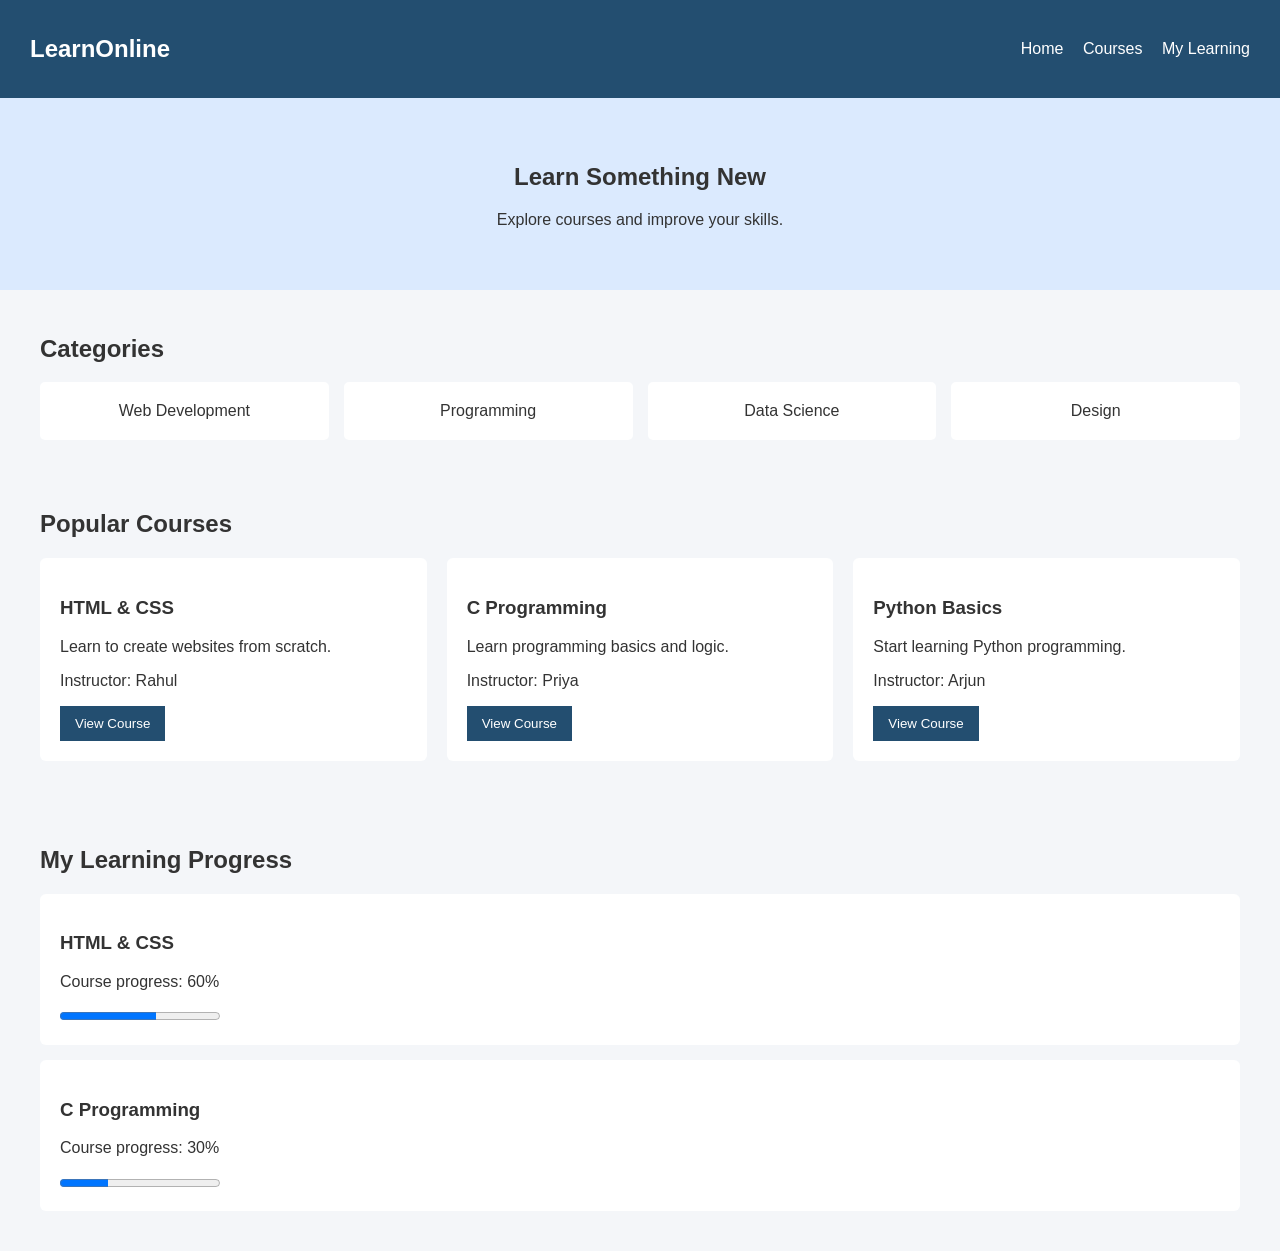
<file: Online Learning Website/index.html>
<!DOCTYPE html>
<html>
<head>
    <title>LearnOnline</title>
    <link rel="stylesheet" href="style.css">
</head>
<body>

    <header>
        <h2>LearnOnline</h2>
        <nav>
            <a href="#home">Home</a>
            <a href="#courses">Courses</a>
            <a href="#progress">My Learning</a>
        </nav>
    </header>

    <section id="home">
        <h1>Learn Something New</h1>
        <p>Explore courses and improve your skills.</p>
    </section>

    <section>
        <h2>Categories</h2>
        <div class="categories">
            <div>Web Development</div>
            <div>Programming</div>
            <div>Data Science</div>
            <div>Design</div>
        </div>
    </section>

    <section id="courses">
        <h2>Popular Courses</h2>

        <div class="courses">
            <div class="card">
                <h3>HTML & CSS</h3>
                <p>Learn to create websites from scratch.</p>
                <p>Instructor: Rahul</p>
                <button>View Course</button>
            </div>

            <div class="card">
                <h3>C Programming</h3>
                <p>Learn programming basics and logic.</p>
                <p>Instructor: Priya</p>
                <button>View Course</button>
            </div>

            <div class="card">
                <h3>Python Basics</h3>
                <p>Start learning Python programming.</p>
                <p>Instructor: Arjun</p>
                <button>View Course</button>
            </div>
        </div>
    </section>

    <section id="progress">
        <h2>My Learning Progress</h2>

        <div class="card">
            <h3>HTML & CSS</h3>
            <p>Course progress: 60%</p>
            <progress value="60" max="100"></progress>
        </div>

        <div class="card">
            <h3>C Programming</h3>
            <p>Course progress: 30%</p>
            <progress value="30" max="100"></progress>
        </div>
    </section>
 

</body>
</html>
</file>
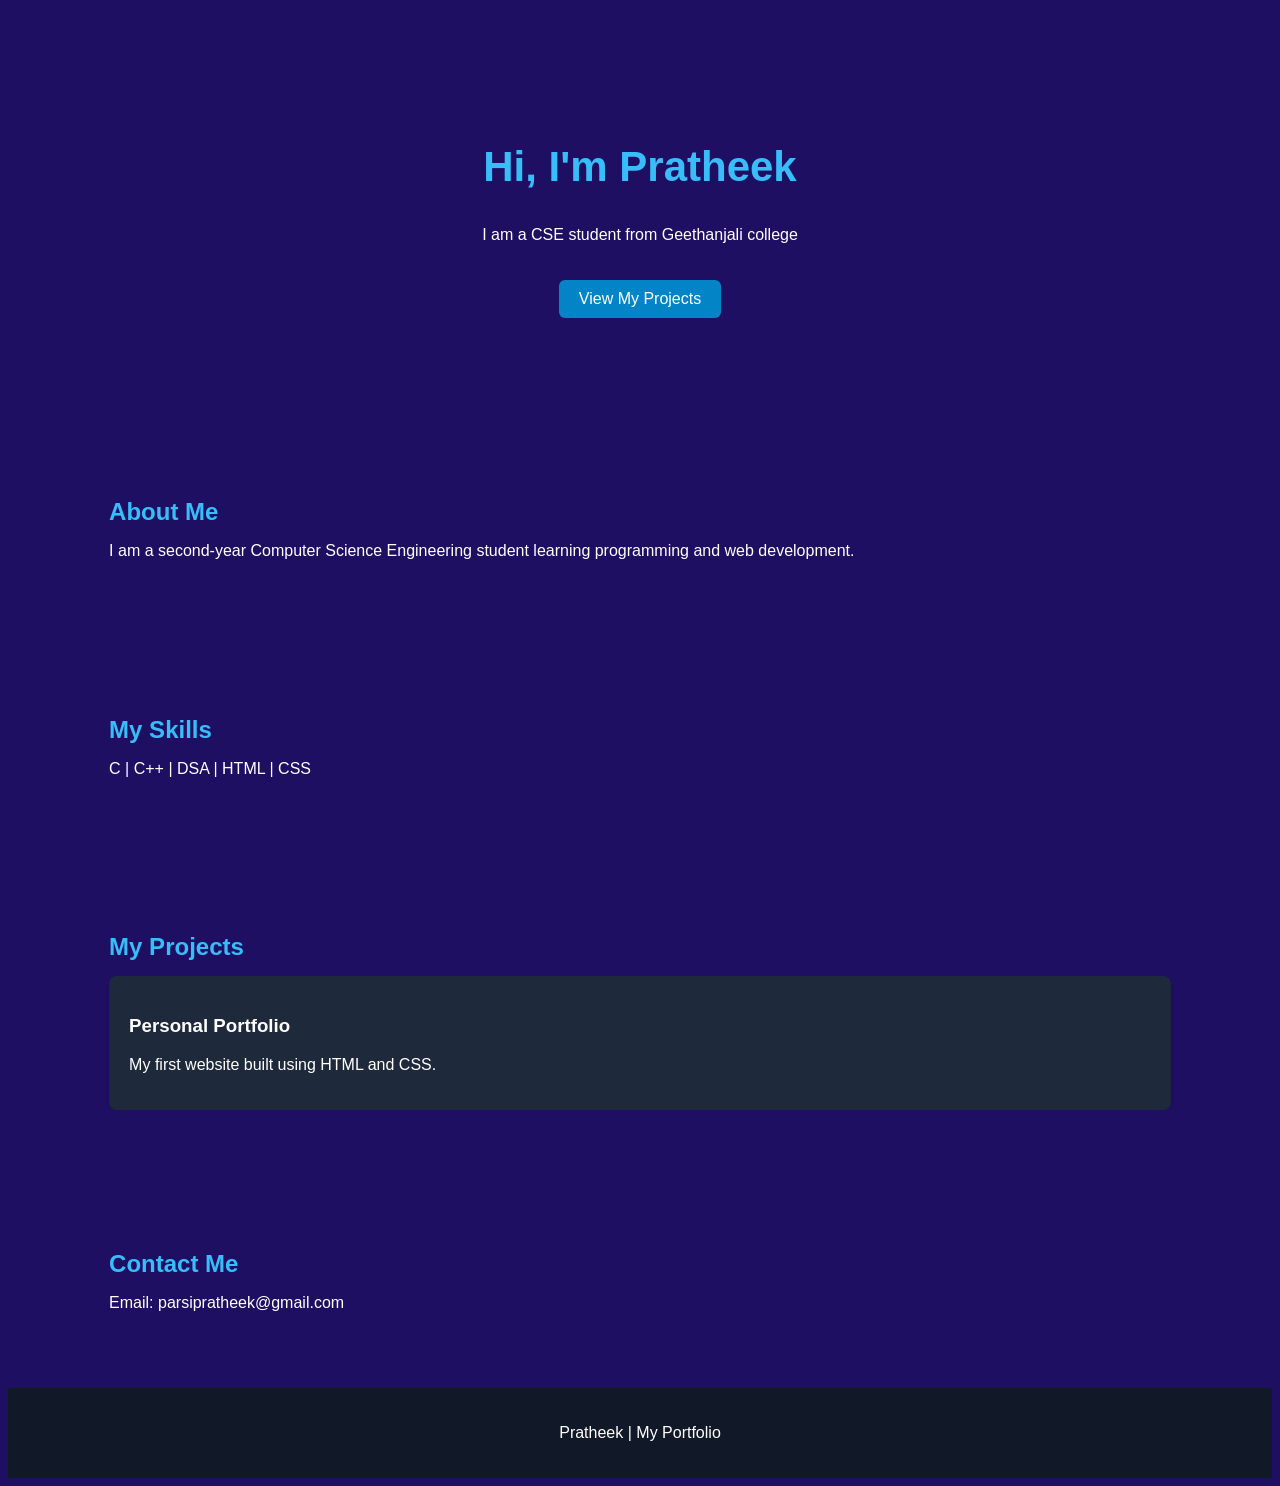
<file: portfolio/index.html>
<!DOCTYPE html>
<html lang="en">
<head>
    <meta charset="UTF-8">
    <meta name="viewport" content="width=device-width, initial-scale=1.0">
    <title>My Portfolio</title>
    <link rel="stylesheet" href="style.css">
</head>
<body>

    <section id="home">
        <h1>Hi, I'm Pratheek</h1>
        <p>I am a CSE student from Geethanjali college</p>
        <a href="#projects" class="btn">View My Projects</a>
    </section>

    <section id="about">
        <h2>About Me</h2>
        <p>I am a second-year Computer Science Engineering
        student learning programming and web development.</p>
    </section>

    <section id="skills">
        <h2>My Skills</h2>
        <p>C | C++ | DSA | HTML | CSS</p>
    </section>

    <section id="projects">
        <h2>My Projects</h2>
        <div class="project">
            <h3>Personal Portfolio</h3>
            <p>My first website built using HTML and CSS.</p>
        </div>
    </section>

    <section id="contact">
        <h2>Contact Me</h2>
        <p>Email: parsipratheek@gmail.com</p>
    </section>

    <footer>
        <p> Pratheek | My Portfolio</p>
    </footer>

</body>
</html>
</file>
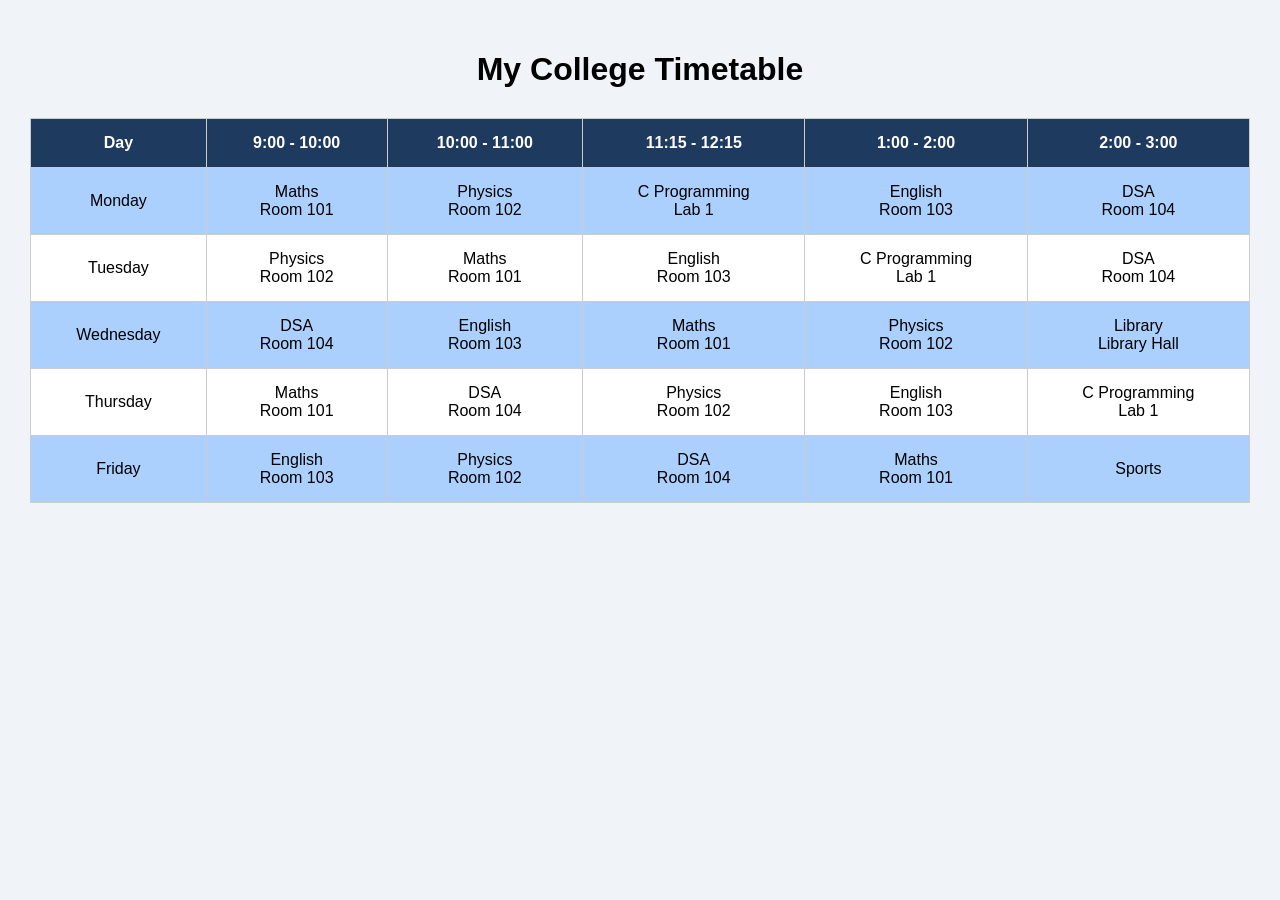
<file: TimeTable/index.html>
<!DOCTYPE html>
<html>
<head>
    <title>My College Timetable</title>
    <link rel="stylesheet" href="style.css">
</head>
<body>

    <h1>My College Timetable</h1>
 
    <table>
        <tr>
            <th>Day</th>
            <th>9:00 - 10:00</th>
            <th>10:00 - 11:00</th>
            <th>11:15 - 12:15</th>
            <th>1:00 - 2:00</th>
            <th>2:00 - 3:00</th>
        </tr>

        <tr>
            <td>Monday</td>
            <td>Maths<br>Room 101</td>
            <td>Physics<br>Room 102</td>
            <td>C Programming<br>Lab 1</td>
            <td>English<br>Room 103</td>
            <td>DSA<br>Room 104</td>
        </tr>

        <tr>
            <td>Tuesday</td>
            <td>Physics<br>Room 102</td>
            <td>Maths<br>Room 101</td>
            <td>English<br>Room 103</td>
            <td>C Programming<br>Lab 1</td>
            <td>DSA<br>Room 104</td>
        </tr>

        <tr>
            <td>Wednesday</td>
            <td>DSA<br>Room 104</td>
            <td>English<br>Room 103</td>
            <td>Maths<br>Room 101</td>
            <td>Physics<br>Room 102</td>
            <td>Library<br>Library Hall</td>
        </tr>

        <tr>
            <td>Thursday</td>
            <td>Maths<br>Room 101</td>
            <td>DSA<br>Room 104</td>
            <td>Physics<br>Room 102</td>
            <td>English<br>Room 103</td>
            <td>C Programming<br>Lab 1</td>
        </tr>

        <tr>
            <td>Friday</td>
            <td>English<br>Room 103</td>
            <td>Physics<br>Room 102</td>
            <td>DSA<br>Room 104</td>
            <td>Maths<br>Room 101</td>
            <td>Sports</td>
        </tr>
    </table>

 
</body>
</html>
</file>
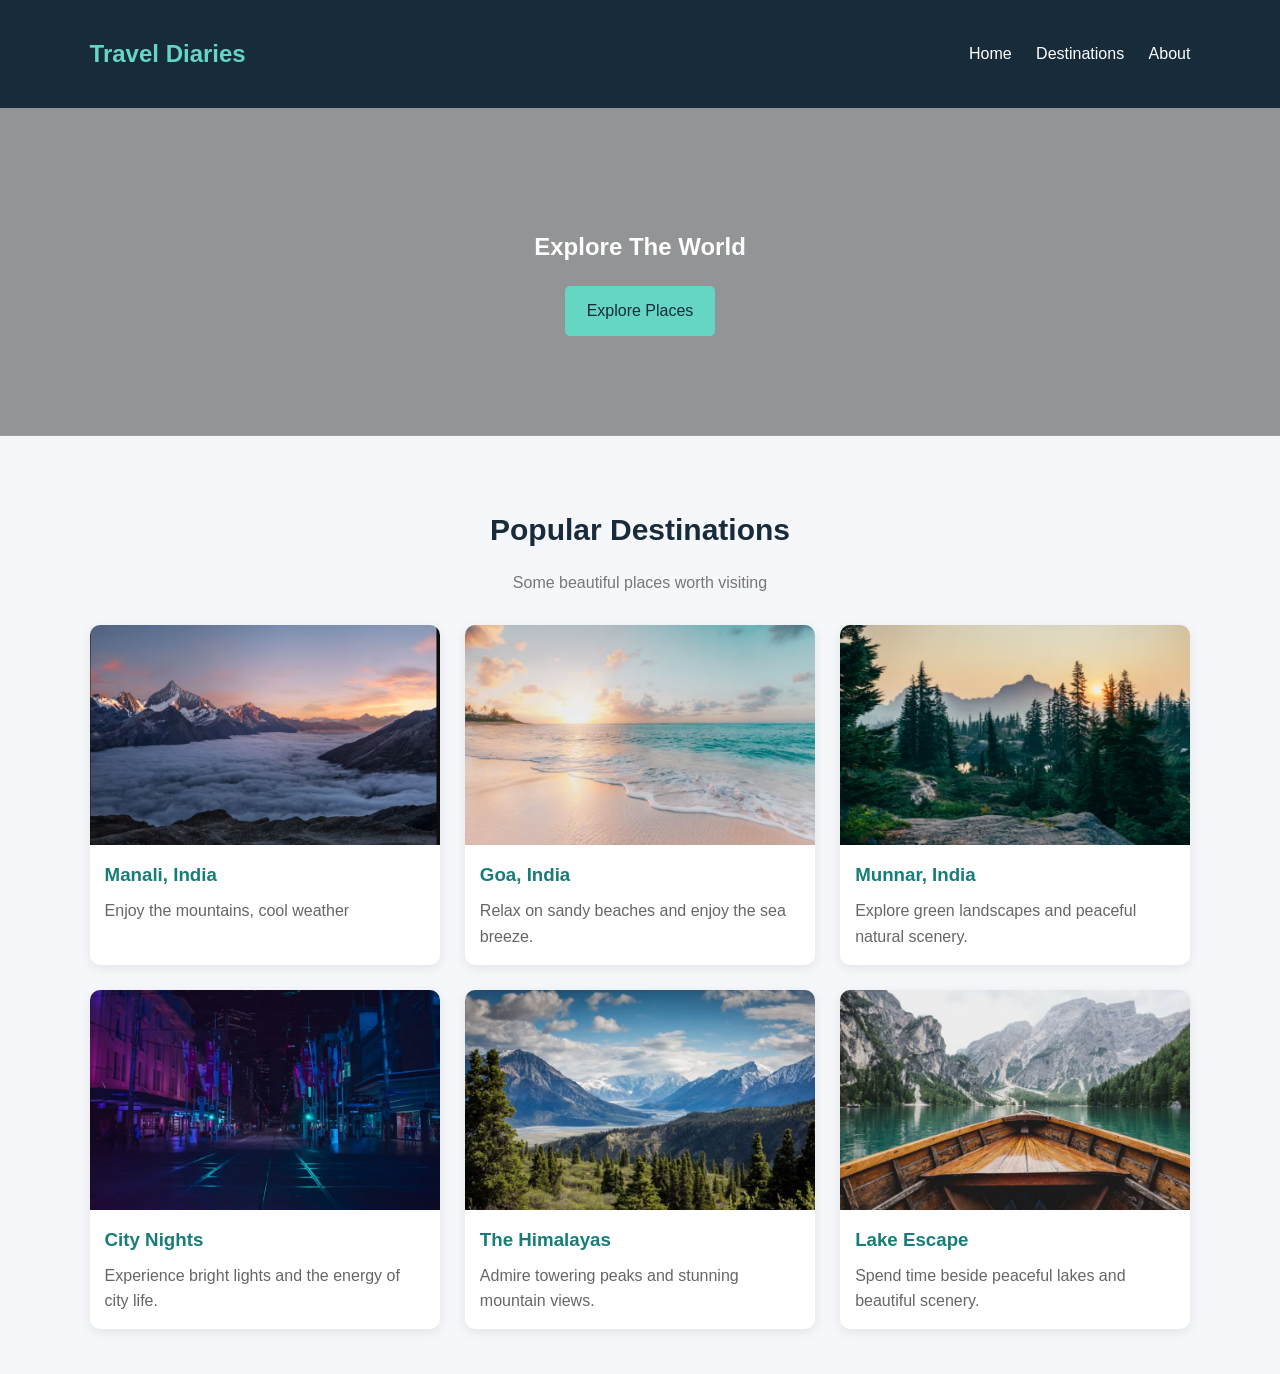
<file: Travel Photo Gallery/index.html>
<!DOCTYPE html>
<html lang="en">
<head>
    <meta charset="UTF-8">
    <meta name="viewport" content="width=device-width, initial-scale=1.0">
    <title>Travel Photo Gallery</title>
    <link rel="stylesheet" href="style.css">
</head>
<body>

    <header>
        <h2>Travel Diaries</h2>

        <nav>
            <a href="#home">Home</a>
            <a href="#destinations">Destinations</a>
            <a href="#about">About</a>
        </nav>
    </header>

    <section class="banner" id="home">
        <h1>Explore The World</h1>
        <a href="#destinations" class="btn">Explore Places</a>
    </section>

    <section id="destinations">
        <h2>Popular Destinations</h2>
        <p class="subtitle">Some beautiful places worth visiting</p>

        <div class="gallery">

            <div class="place">
                <img src="./photos/Mountain-scenery.png" alt="Mountain scenery">
                <div class="details">
                    <h3>Manali, India</h3>
                    <p>Enjoy the mountains, cool weather</p>
                </div>
            </div>

            <div class="place">
                <img src="./photos/Tropical-beach.png" alt="Tropical beach">
                <div class="details">
                    <h3>Goa, India</h3>
                    <p>Relax on sandy beaches and enjoy the sea breeze.</p>
                </div>
            </div>

            <div class="place">
                <img src="./photos/Green-forest.png" alt="Green forest">
                <div class="details">
                    <h3>Munnar, India</h3>
                    <p>Explore green landscapes and peaceful natural scenery.</p>
                </div>
            </div>

            <div class="place">
                <img src="./photos/City-at-night.png" alt="City at night">
                <div class="details">
                    <h3>City Nights</h3>
                    <p>Experience bright lights and the energy of city life.</p>
                </div>
            </div>

            <div class="place">
                <img src="./photos/Snowy-mountains.png" alt="Snowy mountains">
                <div class="details">
                    <h3>The Himalayas</h3>
                    <p>Admire towering peaks and stunning mountain views.</p>
                </div>
            </div>

            <div class="place">
                <img src="./photos/Lake-surrounded-by-mountains.png" alt="Lake surrounded by mountains">
                <div class="details">
                    <h3>Lake Escape</h3>
                    <p>Spend time beside peaceful lakes and beautiful scenery.</p>
                </div>
            </div>

        </div>
    </section>


</body>
</html>
</file>
<file: Online Learning Website/style.css>
body {
    margin: 0;
    font-family: Arial, sans-serif;
    background-color: #f4f6f9;
    color: #333;
}

header {
    background-color: #234e70;
    color: white;
    padding: 15px 30px;
    display: flex;
    justify-content: space-between;
    align-items: center;
}

nav a {
    color: white;
    text-decoration: none;
    margin-left: 15px;
}

section {
    padding: 25px 40px;
}

#home {
    background-color: #dbeafe;
    text-align: center;
    padding: 45px 20px;
}
 

.categories {
    display: grid;
    grid-template-columns: repeat(4, 1fr);
    gap: 15px;
}

.categories div {
    background-color: white;
    padding: 20px;
    text-align: center;
    border-radius: 5px;
}

.courses {
    display: grid;
    grid-template-columns: repeat(3, 1fr);
    gap: 20px;
}

.card {
    background-color: white;
    padding: 20px;
    margin-bottom: 15px;
    border-radius: 6px;
}

button {
    background-color: #234e70;
    color: white;
    border: none;
    padding: 10px 15px;
    cursor: pointer;
}

 
footer {
    background-color: #234e70;
    color: white;
    text-align: center;
    padding: 12px;
}
</file>
<file: portfolio/style.css>
body {
    font-family: Arial, sans-serif;
    background-color: #18085df7;
    color: white;
  
}
nav a {
    color: white;
    text-decoration: none;
    margin-left: 15px;
}

section {
    padding: 60px 8%;
}

#home {
    text-align: center;
    padding-top: 100px;
    padding-bottom: 100px;
}

#home h1 {
    font-size: 42px;
    color: #38bdf8;
}

#home h3 {
    margin: 10px 0;
}

.btn {
    display: inline-block;
    margin-top: 20px;
    padding: 10px 20px;
    background-color: #0284c7;
    color: white;
    text-decoration: none;
    border-radius: 6px;
}

.btn:hover {
    background-color: #0369a1;
}

section h2 {
    color: #38bdf8;
    margin-bottom: 15px;
}

.project {
    background-color: #1e293b;
    padding: 20px;
    border-radius: 8px;
}

footer {
    text-align: center;
    padding: 20px;
    background-color: #111827;
}
</file>
<file: TimeTable/style.css>
body {
    font-family: Arial, sans-serif;
    background-color: #f0f4f8;
    margin: 0;
    padding: 30px;
    text-align: center;
}


table {
    width: 100%;
    border-collapse: collapse;
    margin-top: 30px;
    background-color: white;
}

th, td {
    border: 1px solid #ccc;
    padding: 15px 10px;
}

th {
    background-color: #1e3a5f;
    color: white;
} 

tr:nth-child(even) {
    background-color: #2c89fa65;
}
</file>
<file: Travel Photo Gallery/style.css>
body {
    margin: 0;
    font-family: Arial, sans-serif;
    background-color: #f5f7fa;
    color: #263238;
    line-height: 1.6;
}

header {
    background-color: #172b3a;
    color: white;
    padding: 15px 7%;
    display: flex;
    justify-content: space-between;
    align-items: center;
}

header h2 {
    color: #65d6c4;
}

nav a {
    color: white;
    text-decoration: none;
    margin-left: 20px;
}

.banner {
    text-align: center;
    padding: 100px 20px;
    color: white;
    background: linear-gradient(#0006, #0006),
    url("https://images.unsplash.com/photo-1470770841072-f978cf4d019e?auto=format&fit=crop&w=1600&q=85");
    background-size: cover;
    background-position: center;
}

.btn {
    background-color: #65d6c4;
    color: #172b3a;
    padding: 12px 22px;
    text-decoration: none;
    border-radius: 5px;
    display: inline-block;
}

#destinations {
    padding: 45px 7%;
}

#destinations h2,
.about h2 {
    text-align: center;
    color: #172b3a;
    font-size: 30px;
    margin-bottom: 5px;
}

.subtitle {
    text-align: center;
    color: #777;
    margin-bottom: 30px;
}

.gallery {
    display: grid;
    grid-template-columns: repeat(3, 1fr);
    gap: 25px;
}

.place {
    background-color: white;
    border-radius: 10px;
    overflow: hidden;
    box-shadow: 0 3px 12px #00000015;
    transition: transform 0.3s;
}

.place:hover {
    transform: translateY(-10px);
}

.place img {
    width: 100%;
    height: 220px;
    object-fit: cover;
    display: block;
}

.details {
    padding: 15px;
}

.details h3 {
    margin: 0 0 8px;
    color: #167d79;
}

.details p {
    margin: 0;
    color: #666;
}

.about {
    background-color: #e4f4f1;
    text-align: center;
    padding: 40px 10%;
}

.about p {
    max-width: 650px;
    margin: 15px auto 0;
}

footer {
    background-color: #172b3a;
    color: white;
    text-align: center;
    padding: 15px;
}
</file>
